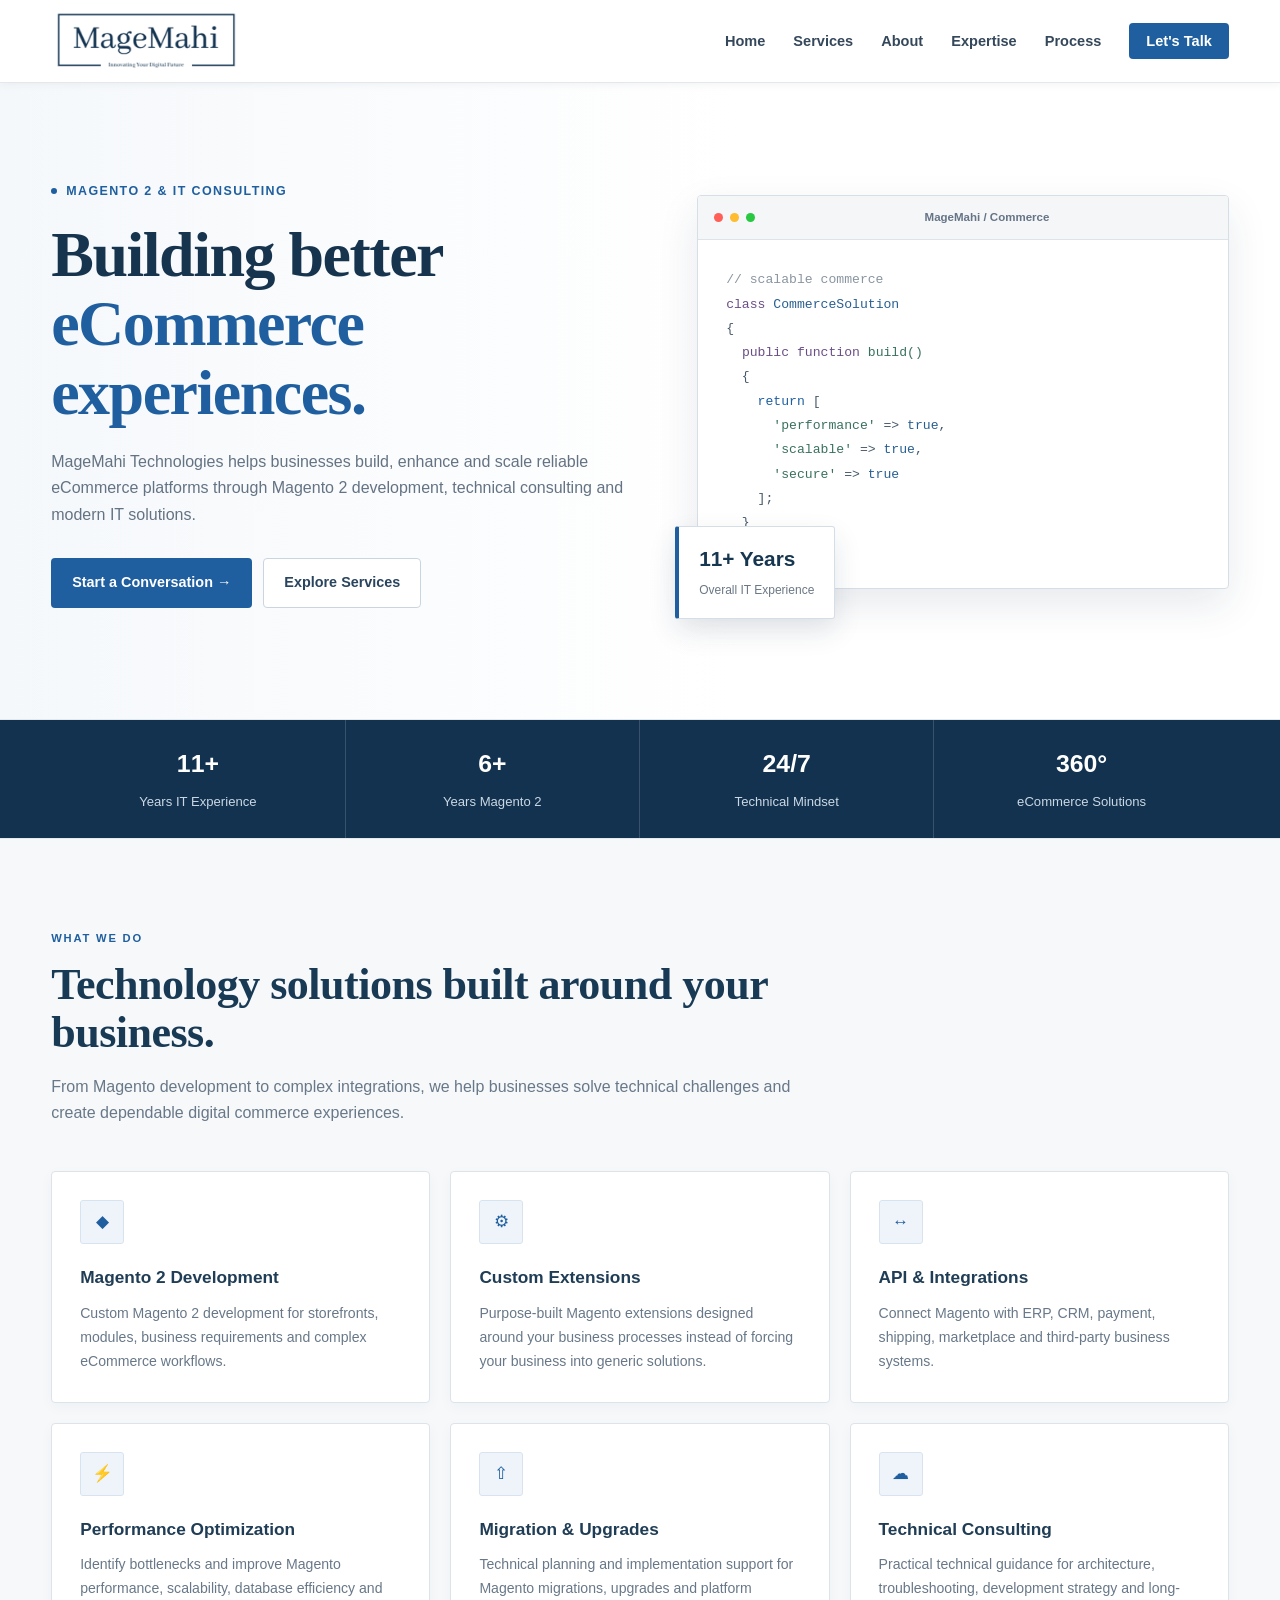
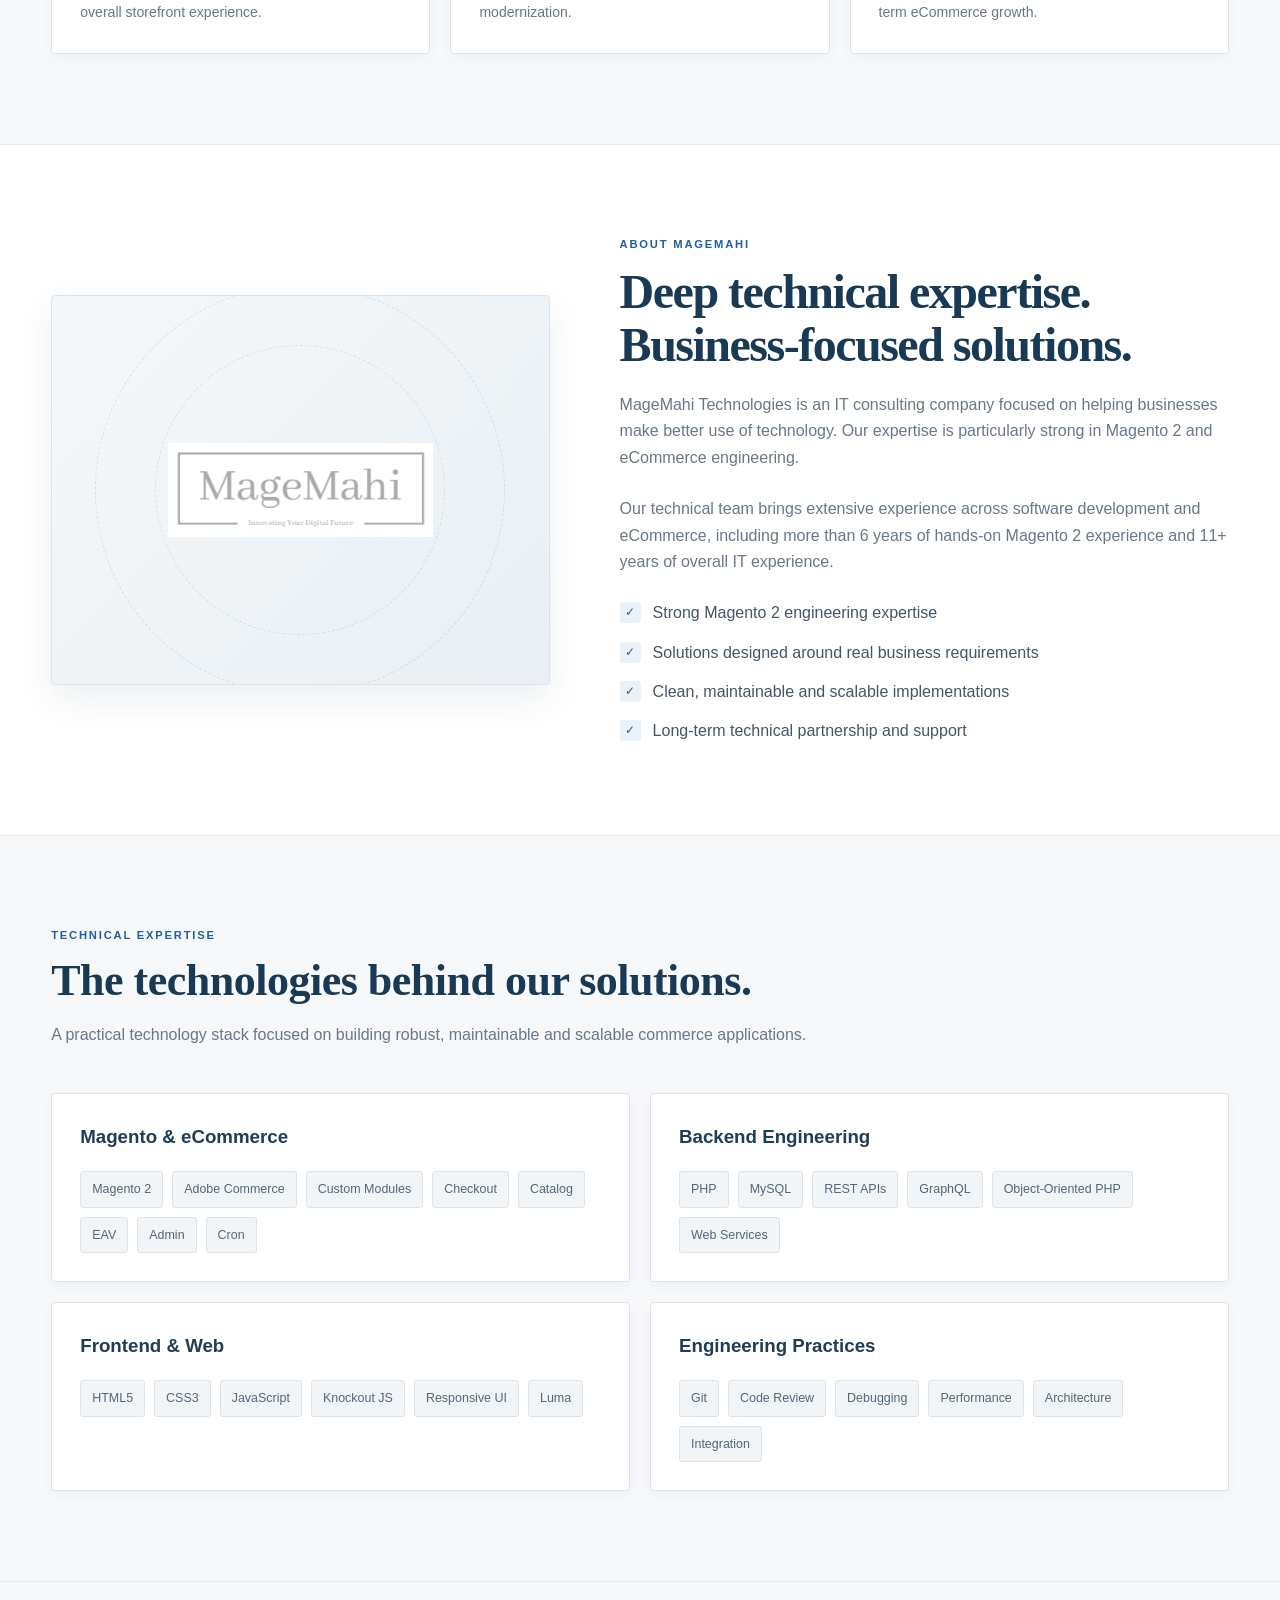
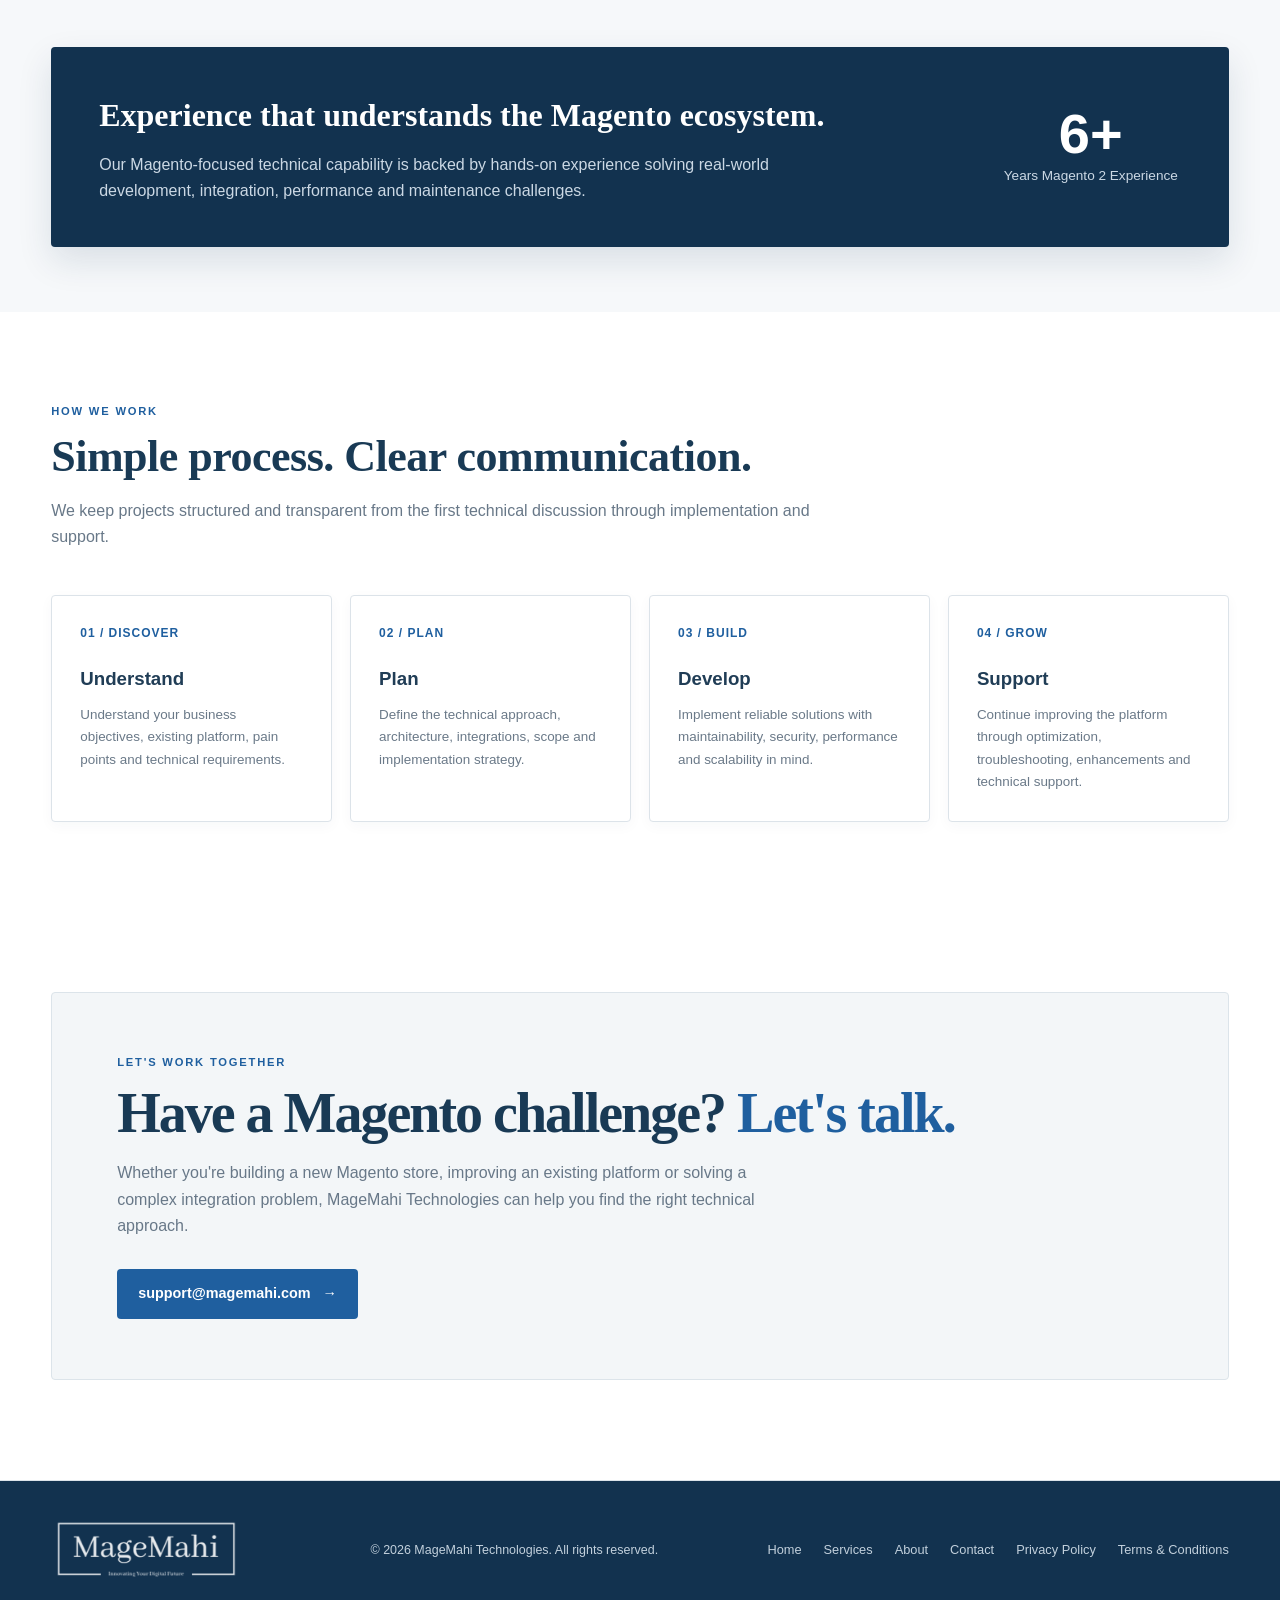
<file: index.html>
<!DOCTYPE html>
<html lang="en">
<head>
    <meta charset="UTF-8">
    <meta name="viewport" content="width=device-width, initial-scale=1.0">
    <meta name="google-site-verification" content="J34Bbhrv7r4Ortz3TWzWQBEIfmcrG42XILihqcvo7Bw" />
    <title>MageMahi Technologies | Magento 2 & IT Consulting</title>
    <meta name="description"
          content="MageMahi Technologies provides Magento 2 development, eCommerce consulting, integrations, performance optimization, migration and IT consulting services.">

    <meta name="theme-color" content="#0b1020">

    <link rel="stylesheet" type="text/css" href="assets/css/home.css">

</head>

<body>

<!-- =========================
     HEADER
     ========================= -->

<header id="header">
    <div class="container nav">

        <a href="#home" class="logo">
            <img src="assets/magemahi-logo-header-navy.png" alt="MageMahi Technologies" class="brand-logo">
        </a>

        <button class="menu-btn" id="menuBtn" aria-label="Open navigation">
            ☰
        </button>

        <ul class="nav-links" id="navLinks">
            <li><a href="#home">Home</a></li>
            <li><a href="#services">Services</a></li>
            <li><a href="#about">About</a></li>
            <li><a href="#expertise">Expertise</a></li>
            <li><a href="#process">Process</a></li>
            <li><a href="#contact" class="nav-cta">Let's Talk</a></li>
        </ul>

    </div>
</header>


<!-- =========================
     HERO
     ========================= -->

<main>

<section class="hero" id="home">
    <div class="container hero-grid">

        <div class="hero-content reveal">

            <div class="eyebrow">
                <span class="eyebrow-dot"></span>
                Magento 2 & IT Consulting
            </div>

            <h1>
                Building better
                <span class="gradient-text">eCommerce experiences.</span>
            </h1>

            <p class="hero-description">
                MageMahi Technologies helps businesses build, enhance and
                scale reliable eCommerce platforms through Magento 2
                development, technical consulting and modern IT solutions.
            </p>

            <div class="hero-buttons">
                <a href="#contact" class="btn btn-primary">
                    Start a Conversation →
                </a>

                <a href="#services" class="btn btn-secondary">
                    Explore Services
                </a>
            </div>

        </div>


        <div class="hero-visual reveal">

            <div class="code-window">

                <div class="window-top">
                    <span class="window-dot dot-red"></span>
                    <span class="window-dot dot-yellow"></span>
                    <span class="window-dot dot-green"></span>
                    <span class="window-title">
                        MageMahi / Commerce
                    </span>
                </div>

                <div class="code">
                    <div>
                        <span class="comment">// scalable commerce</span>
                    </div>
                    <div>
                        <span class="purple">class</span>
                        <span class="blue"> CommerceSolution</span>
                    </div>
                    <div>{</div>
                    <div>&nbsp;&nbsp;<span class="purple">public function</span>
                        <span class="green"> build()</span>
                    </div>
                    <div>&nbsp;&nbsp;{</div>
                    <div>&nbsp;&nbsp;&nbsp;&nbsp;<span class="orange">return</span> [</div>
                    <div>&nbsp;&nbsp;&nbsp;&nbsp;&nbsp;&nbsp;<span class="green">'performance'</span>
                        => <span class="blue">true</span>,</div>
                    <div>&nbsp;&nbsp;&nbsp;&nbsp;&nbsp;&nbsp;<span class="green">'scalable'</span>
                        => <span class="blue">true</span>,</div>
                    <div>&nbsp;&nbsp;&nbsp;&nbsp;&nbsp;&nbsp;<span class="green">'secure'</span>
                        => <span class="blue">true</span></div>
                    <div>&nbsp;&nbsp;&nbsp;&nbsp;];</div>
                    <div>&nbsp;&nbsp;}</div>
                    <div>}</div>
                </div>

            </div>

            <div class="floating-card">
                <strong>11+ Years</strong>
                <span>Overall IT Experience</span>
            </div>

        </div>

    </div>
</section>


<!-- =========================
     STATS
     ========================= -->

<section class="stats">
    <div class="container">

        <div class="stats-grid reveal">

            <div class="stat">
                <strong>11+</strong>
                <span>Years IT Experience</span>
            </div>

            <div class="stat">
                <strong>6+</strong>
                <span>Years Magento 2</span>
            </div>

            <div class="stat">
                <strong>24/7</strong>
                <span>Technical Mindset</span>
            </div>

            <div class="stat">
                <strong>360°</strong>
                <span>eCommerce Solutions</span>
            </div>

        </div>

    </div>
</section>


<!-- =========================
     SERVICES
     ========================= -->

<section class="services" id="services">

    <div class="container">

        <div class="section-header reveal">
            <div class="section-label">What We Do</div>

            <h2>
                Technology solutions built around your business.
            </h2>

            <p>
                From Magento development to complex integrations, we help
                businesses solve technical challenges and create dependable
                digital commerce experiences.
            </p>
        </div>


        <div class="services-grid">

            <article class="service-card reveal">
                <div class="service-icon">◆</div>
                <h3>Magento 2 Development</h3>
                <p>
                    Custom Magento 2 development for storefronts, modules,
                    business requirements and complex eCommerce workflows.
                </p>
            </article>

            <article class="service-card reveal">
                <div class="service-icon">⚙</div>
                <h3>Custom Extensions</h3>
                <p>
                    Purpose-built Magento extensions designed around your
                    business processes instead of forcing your business into
                    generic solutions.
                </p>
            </article>

            <article class="service-card reveal">
                <div class="service-icon">↔</div>
                <h3>API & Integrations</h3>
                <p>
                    Connect Magento with ERP, CRM, payment, shipping,
                    marketplace and third-party business systems.
                </p>
            </article>

            <article class="service-card reveal">
                <div class="service-icon">⚡</div>
                <h3>Performance Optimization</h3>
                <p>
                    Identify bottlenecks and improve Magento performance,
                    scalability, database efficiency and overall storefront
                    experience.
                </p>
            </article>

            <article class="service-card reveal">
                <div class="service-icon">⇧</div>
                <h3>Migration & Upgrades</h3>
                <p>
                    Technical planning and implementation support for Magento
                    migrations, upgrades and platform modernization.
                </p>
            </article>

            <article class="service-card reveal">
                <div class="service-icon">☁</div>
                <h3>Technical Consulting</h3>
                <p>
                    Practical technical guidance for architecture,
                    troubleshooting, development strategy and long-term
                    eCommerce growth.
                </p>
            </article>

        </div>

    </div>

</section>


<!-- =========================
     ABOUT
     ========================= -->

<section id="about">

    <div class="container about-grid">

        <div class="about-visual reveal">

            <div class="orbit"></div>
            <div class="orbit two"></div>

            <img src="[data-uri]" alt="MageMahi Technologies" class="about-logo-image">

        </div>


        <div class="about-content reveal">

            <div class="section-label">About MageMahi</div>

            <h2>
                Deep technical expertise.
                Business-focused solutions.
            </h2>

            <p>
                MageMahi Technologies is an IT consulting company focused
                on helping businesses make better use of technology.
                Our expertise is particularly strong in Magento 2 and
                eCommerce engineering.
            </p>

            <p>
                Our technical team brings extensive experience across
                software development and eCommerce, including more than
                6 years of hands-on Magento 2 experience and 11+ years
                of overall IT experience.
            </p>

            <ul class="check-list">

                <li>
                    <span class="check">✓</span>
                    <span>Strong Magento 2 engineering expertise</span>
                </li>

                <li>
                    <span class="check">✓</span>
                    <span>Solutions designed around real business requirements</span>
                </li>

                <li>
                    <span class="check">✓</span>
                    <span>Clean, maintainable and scalable implementations</span>
                </li>

                <li>
                    <span class="check">✓</span>
                    <span>Long-term technical partnership and support</span>
                </li>

            </ul>

        </div>

    </div>

</section>


<!-- =========================
     EXPERTISE
     ========================= -->

<section id="expertise" class="services">

    <div class="container">

        <div class="section-header reveal">

            <div class="section-label">Technical Expertise</div>

            <h2>
                The technologies behind our solutions.
            </h2>

            <p>
                A practical technology stack focused on building robust,
                maintainable and scalable commerce applications.
            </p>

        </div>


        <div class="expertise-grid">

            <div class="expertise-card reveal">

                <h3>Magento & eCommerce</h3>

                <div class="tags">
                    <span class="tag">Magento 2</span>
                    <span class="tag">Adobe Commerce</span>
                    <span class="tag">Custom Modules</span>
                    <span class="tag">Checkout</span>
                    <span class="tag">Catalog</span>
                    <span class="tag">EAV</span>
                    <span class="tag">Admin</span>
                    <span class="tag">Cron</span>
                </div>

            </div>


            <div class="expertise-card reveal">

                <h3>Backend Engineering</h3>

                <div class="tags">
                    <span class="tag">PHP</span>
                    <span class="tag">MySQL</span>
                    <span class="tag">REST APIs</span>
                    <span class="tag">GraphQL</span>
                    <span class="tag">Object-Oriented PHP</span>
                    <span class="tag">Web Services</span>
                </div>

            </div>


            <div class="expertise-card reveal">

                <h3>Frontend & Web</h3>

                <div class="tags">
                    <span class="tag">HTML5</span>
                    <span class="tag">CSS3</span>
                    <span class="tag">JavaScript</span>
                    <span class="tag">Knockout JS</span>
                    <span class="tag">Responsive UI</span>
                    <span class="tag">Luma</span>
                </div>

            </div>


            <div class="expertise-card reveal">

                <h3>Engineering Practices</h3>

                <div class="tags">
                    <span class="tag">Git</span>
                    <span class="tag">Code Review</span>
                    <span class="tag">Debugging</span>
                    <span class="tag">Performance</span>
                    <span class="tag">Architecture</span>
                    <span class="tag">Integration</span>
                </div>

            </div>

        </div>

    </div>

</section>


<!-- =========================
     EXPERIENCE
     ========================= -->

<section class="experience">

    <div class="container">

        <div class="experience-box reveal">

            <div>
                <h2>Experience that understands the Magento ecosystem.</h2>

                <p>
                    Our Magento-focused technical capability is backed by
                    hands-on experience solving real-world development,
                    integration, performance and maintenance challenges.
                </p>
            </div>

            <div class="experience-number">
                <strong>6+</strong>
                <span>Years Magento 2 Experience</span>
            </div>

        </div>

    </div>

</section>


<!-- =========================
     PROCESS
     ========================= -->

<section id="process">

    <div class="container">

        <div class="section-header reveal">

            <div class="section-label">How We Work</div>

            <h2>
                Simple process. Clear communication.
            </h2>

            <p>
                We keep projects structured and transparent from the first
                technical discussion through implementation and support.
            </p>

        </div>


        <div class="process-grid">

            <div class="process-step reveal">
                <div class="step-number">01 / DISCOVER</div>
                <h3>Understand</h3>
                <p>
                    Understand your business objectives, existing platform,
                    pain points and technical requirements.
                </p>
            </div>

            <div class="process-step reveal">
                <div class="step-number">02 / PLAN</div>
                <h3>Plan</h3>
                <p>
                    Define the technical approach, architecture, integrations,
                    scope and implementation strategy.
                </p>
            </div>

            <div class="process-step reveal">
                <div class="step-number">03 / BUILD</div>
                <h3>Develop</h3>
                <p>
                    Implement reliable solutions with maintainability,
                    security, performance and scalability in mind.
                </p>
            </div>

            <div class="process-step reveal">
                <div class="step-number">04 / GROW</div>
                <h3>Support</h3>
                <p>
                    Continue improving the platform through optimization,
                    troubleshooting, enhancements and technical support.
                </p>
            </div>

        </div>

    </div>

</section>

<section class="cta" id="contact">

    <div class="container">

        <div class="cta-box reveal">

            <div class="section-label">Let's Work Together</div>

            <h2>
                Have a Magento challenge?
                <span class="gradient-text">Let's talk.</span>
            </h2>

            <p>
                Whether you're building a new Magento store, improving an
                existing platform or solving a complex integration problem,
                MageMahi Technologies can help you find the right technical
                approach.
            </p>

            <a href="mailto:support@magemahi.com" class="btn btn-primary">
                support@magemahi.com &nbsp; →
            </a>

        </div>

    </div>

</section>

</main>


<!-- =========================
     FOOTER
     ========================= -->

<footer>

    <div class="container footer-inner">

        <div class="logo">
            <img src="assets/magemahi-logo-footer-white.png" alt="MageMahi Technologies" class="brand-logo footer-logo">
        </div>

        <div class="footer-copy">
            © <span id="year"></span> MageMahi Technologies. All rights reserved.
        </div>

        <div class="footer-links">
            <a href="#home">Home</a>
            <a href="#services">Services</a>
            <a href="#about">About</a>
            <a href="#contact">Contact</a>
            <a href="#privacy-policy" data-legal="privacy-policy">Privacy Policy</a>
            <a href="#terms-conditions" data-legal="terms-conditions">Terms &amp; Conditions</a>
        </div>

    </div>

</footer>

<!-- =========================
     LEGAL MODALS
     ========================= -->

<div class="legal-modal" id="terms-conditions" role="dialog" aria-modal="true" aria-labelledby="terms-title" hidden>
    <div class="legal-box">
        <button class="legal-close" type="button" aria-label="Close">&times;</button>
        <h2 id="terms-title">Terms &amp; Conditions</h2>

        <h3>Terms Of Use</h3>
        <p>Use of this website is governed by the Terms and Conditions set forth. Please read these Terms and Conditions before using this web site. The information and materials provided by MageMahi may be used for informational purposes only. By using, accessing or downloading materials from this web site you agree to follow the terms and provisions as outlined in this legal Terms &amp; Conditions, which apply to all visits to our website, both now and in the future. MageMahi may at any time revise and update the Terms &amp; Conditions. You are encouraged to periodically visit this page to review the most current Terms &amp; Conditions to which you are bound. If you do not agree to these Terms &amp; Conditions of Use, please do not use this web site.</p>

        <h3>Restrictions</h3>
        <p>You may view, download and copy information and materials available on this web site solely for your personal, non-commercial use. You may also use such materials within your organization in connection with the support of MageMahi.</p>

        <h3>Ownership of information and materials</h3>
        <p>The information and any other materials (including white papers, press releases, data sheets, product description) available on or from this web site are the copyrighted works of MageMahi, and any unauthorized use of that information or materials may violate copyright, trademark and other laws. Any rights not expressly granted herein are reserved.</p>

        <h3>Feedback</h3>
        <p>All comments, feedback, information or materials submitted to us shall be considered non-confidential and MageMahi property. By submitting such comments, information, feedback or materials to us, you agree to a non-charge assignment to MageMahi of worldwide rights to use, copy, modify, display and distribute the submission. MageMahi may use such comments, information or materials in any way it chooses in an unrestricted basis.</p>

        <h3>Termination of use</h3>
        <p>MageMahi may, at its sole discretion, terminate or suspend your access to all or part of this website, including, but not limited to any bulletin boards on this site, for any reason, including without limitation, breach of these legal terms.</p>

        <h3>General Provision</h3>
        <p>If any provision of these legal terms is deemed void, unlawful or otherwise unenforceable for any reason, that provision shall be severed from these terms and the remaining provisions of these legal terms shall remain in force.</p>
        <p>If you have any questions or concerns, you can contact us: <a href="mailto:info@magemahi.com">info@magemahi.com</a>.</p>
    </div>
</div>

<div class="legal-modal" id="privacy-policy" role="dialog" aria-modal="true" aria-labelledby="privacy-title" hidden>
    <div class="legal-box">
        <button class="legal-close" type="button" aria-label="Close">&times;</button>
        <h2 id="privacy-title">Privacy Policy</h2>

        <p>MageMahi respects your privacy and is committed to protect the personal information that you share with us. This policy describes how we collect and use your personal information to provide services that you request and on those occasions you choose to provide us with your personal information.</p>

        <h3>Information Collection</h3>
        <p>Personal information means any information that may be used to identify an individual, including, but not limited to, a first and last name, email address, a home, postal or other physical address, title, birth date, gender, occupation, industry, personal interests, and other contact information. When you browse our Website, you do so anonymously, unless you have previously indicated that you wish MageMahi to remember your login and password. We don't automatically collect any personal information, including your email address. We do log your IP address (the Internet address of your computer) to give us an idea of which parts of our website you visit and how long you spend there. But we do not link your IP address to any personal information unless you have voluntarily logged in to our website. Like many other commercial websites, the MageMahi website may use a standard technology called "cookies" to collect information about how you use the site.</p>

        <h3>Notice</h3>
        <p>When personal information is collected, we will inform you at the point of collection the purpose for the collection. MageMahi will not transfer your personal information to third parties without your consent, except under the limited conditions. If you choose to provide us with your personal information, we may only transfer that information, within MageMahi or to MageMahi’s third party service providers with your permission.</p>

        <h3>How We Use Information Collected</h3>
        <p>MageMahi uses information for several general purposes: to fulfill your requests for certain products or services, to personalize your experience on our website, to keep you up to date on the latest services announcements, updates, special offers and other information from us or our business partners, and to better understand your needs and provide you with better services.</p>

        <h3>Data Security</h3>
        <p>Your information will be password-protected for your privacy and security. MageMahi safeguards the security of the data you send us with physical, electronic, and managerial procedures. In certain areas of our websites, MageMahi uses industry-standard SSL-encryption to enhance the security of data transmissions. While we strive to protect your personal information, we cannot ensure the security of the information you transmit to us, and so we urge you to take every precaution to protect your personal data when you are on the Internet. Change your passwords often, use a combination of letters and numbers, and make sure you use a secure browser.</p>

        <h3>Changes to this Privacy Policy</h3>
        <p>MageMahi will amend this policy from time to time. If we make any substantial changes in the way we use your personal information we will make that information available by posting a notice on this site.</p>

        <h3>Questions</h3>
        <p>If you have any questions or concerns, you can contact us: <a href="mailto:support@magemahi.com">support@magemahi.com</a>.</p>
    </div>
</div>


<script>
    /* =========================
       HEADER SCROLL EFFECT
       ========================= */

    const header = document.getElementById("header");

    window.addEventListener("scroll", () => {
        if (window.scrollY > 30) {
            header.classList.add("scrolled");
        } else {
            header.classList.remove("scrolled");
        }
    });


    /* =========================
       MOBILE MENU
       ========================= */

    const menuBtn = document.getElementById("menuBtn");
    const navLinks = document.getElementById("navLinks");

    menuBtn.addEventListener("click", () => {
        navLinks.classList.toggle("open");
    });

    document.querySelectorAll(".nav-links a").forEach(link => {
        link.addEventListener("click", () => {
            navLinks.classList.remove("open");
        });
    });


    /* =========================
       SCROLL REVEAL
       ========================= */

    const revealElements = document.querySelectorAll(".reveal");

    const observer = new IntersectionObserver(
        entries => {
            entries.forEach(entry => {
                if (entry.isIntersecting) {
                    entry.target.classList.add("visible");
                    observer.unobserve(entry.target);
                }
            });
        },
        {
            threshold: 0.12
        }
    );

    revealElements.forEach(element => {
        observer.observe(element);
    });


    /* =========================
       CURRENT YEAR
       ========================= */

    document.getElementById("year").textContent =
        new Date().getFullYear();
    /* =========================
       LEGAL MODALS
       ========================= */

    (function () {
        const modals = document.querySelectorAll(".legal-modal");

        function closeAll() {
            modals.forEach(m => m.hidden = true);
            document.body.style.overflow = "";
            if (location.hash === "#privacy-policy" || location.hash === "#terms-conditions") {
                history.replaceState(null, "", location.pathname + location.search);
            }
        }

        function openModal(id) {
            modals.forEach(m => m.hidden = (m.id !== id));
            const el = document.getElementById(id);
            if (el) {
                el.hidden = false;
                el.querySelector(".legal-box").scrollTop = 0;
                document.body.style.overflow = "hidden";
            }
        }

        document.querySelectorAll("[data-legal]").forEach(link => {
            link.addEventListener("click", e => {
                e.preventDefault();
                openModal(link.dataset.legal);
                history.replaceState(null, "", "#" + link.dataset.legal);
            });
        });

        modals.forEach(m => {
            m.addEventListener("click", e => {
                if (e.target === m || e.target.classList.contains("legal-close")) closeAll();
            });
        });

        document.addEventListener("keydown", e => {
            if (e.key === "Escape") closeAll();
        });

        if (location.hash === "#privacy-policy" || location.hash === "#terms-conditions") {
            openModal(location.hash.slice(1));
        }
    })();
</script>

</body>
</html>
</file>
<file: assets/css/home.css>
:root {
            --bg: #070b16;
            --bg-soft: #0d1324;
            --card: rgba(255, 255, 255, 0.055);
            --card-hover: rgba(255, 255, 255, 0.085);
            --text: #f8fafc;
            --muted: #a7b0c0;
            --orange: #f26322;
            --orange-light: #ff8a4c;
            --blue: #5b8cff;
            --border: rgba(255, 255, 255, 0.10);
            --max-width: 1180px;
            --radius: 18px;
        }

        * {
            margin: 0;
            padding: 0;
            box-sizing: border-box;
        }

        html {
            scroll-behavior: smooth;
        }

        body {
            font-family:
                Inter,
                ui-sans-serif,
                system-ui,
                -apple-system,
                BlinkMacSystemFont,
                "Segoe UI",
                sans-serif;
            background:
                radial-gradient(circle at 85% 10%, rgba(242, 99, 34, .13), transparent 28%),
                radial-gradient(circle at 10% 35%, rgba(91, 140, 255, .10), transparent 30%),
                var(--bg);
            color: var(--text);
            line-height: 1.6;
            overflow-x: hidden;
        }

        a {
            color: inherit;
            text-decoration: none;
        }

        img {
            max-width: 100%;
            display: block;
        }

        .container {
            width: min(92%, var(--max-width));
            margin: auto;
        }

        /* =========================
           HEADER
           ========================= */

        header {
            position: fixed;
            top: 0;
            left: 0;
            width: 100%;
            z-index: 1000;
            transition: .3s ease;
        }

        header.scrolled {
            background: rgba(7, 11, 22, .88);
            backdrop-filter: blur(18px);
            border-bottom: 1px solid var(--border);
        }

        .nav {
            height: 78px;
            display: flex;
            align-items: center;
            justify-content: space-between;
        }

        .logo {
            display: flex;
            align-items: center;
            gap: 11px;
            font-weight: 800;
            font-size: 1.1rem;
            letter-spacing: -.4px;
        }

        .logo-mark {
            width: 40px;
            height: 40px;
            border-radius: 11px;
            background: linear-gradient(135deg, var(--orange), #ff914d);
            display: grid;
            place-items: center;
            color: #fff;
            font-weight: 900;
            box-shadow: 0 8px 25px rgba(242, 99, 34, .28);
        }

        .logo-text span {
            color: var(--orange-light);
        }

        .nav-links {
            display: flex;
            align-items: center;
            gap: 30px;
            list-style: none;
        }

        .nav-links a {
            color: #cbd5e1;
            font-size: .92rem;
            transition: .2s;
        }

        .nav-links a:hover {
            color: #fff;
        }

        .nav-cta {
            padding: 11px 18px;
            background: var(--orange);
            border-radius: 9px;
            color: white !important;
            font-weight: 700;
        }

        .menu-btn {
            display: none;
            border: 0;
            background: transparent;
            color: white;
            font-size: 1.6rem;
            cursor: pointer;
        }

        /* =========================
           HERO
           ========================= */

        .hero {
            min-height: 100vh;
            display: flex;
            align-items: center;
            padding: 140px 0 90px;
            position: relative;
        }

        .hero-grid {
            display: grid;
            grid-template-columns: 1.08fr .92fr;
            gap: 70px;
            align-items: center;
        }

        .eyebrow {
            display: inline-flex;
            align-items: center;
            gap: 9px;
            padding: 7px 12px;
            border: 1px solid rgba(242, 99, 34, .28);
            background: rgba(242, 99, 34, .08);
            border-radius: 999px;
            color: #ffad7c;
            font-size: .78rem;
            font-weight: 700;
            margin-bottom: 24px;
        }

        .eyebrow-dot {
            width: 7px;
            height: 7px;
            border-radius: 50%;
            background: #4ade80;
            box-shadow: 0 0 12px #4ade80;
        }

        .hero h1 {
            font-size: clamp(2.7rem, 6vw, 5rem);
            line-height: 1.02;
            letter-spacing: -3px;
            max-width: 760px;
            margin-bottom: 25px;
        }

        .gradient-text {
            background: linear-gradient(
                90deg,
                #fff 0%,
                #ff9a65 55%,
                #f26322 100%
            );
            -webkit-background-clip: text;
            background-clip: text;
            color: transparent;
        }

        .hero-description {
            max-width: 650px;
            color: var(--muted);
            font-size: 1.08rem;
            margin-bottom: 34px;
        }

        .hero-buttons {
            display: flex;
            gap: 14px;
            flex-wrap: wrap;
        }

        .btn {
            display: inline-flex;
            align-items: center;
            justify-content: center;
            gap: 9px;
            padding: 14px 21px;
            border-radius: 10px;
            font-weight: 750;
            font-size: .94rem;
            transition: .25s ease;
            border: 1px solid transparent;
        }

        .btn-primary {
            background: var(--orange);
            color: #fff;
            box-shadow: 0 10px 30px rgba(242, 99, 34, .2);
        }

        .btn-primary:hover {
            transform: translateY(-2px);
            background: #ff7130;
            box-shadow: 0 15px 35px rgba(242, 99, 34, .28);
        }

        .btn-secondary {
            border-color: var(--border);
            background: rgba(255, 255, 255, .035);
            color: #e2e8f0;
        }

        .btn-secondary:hover {
            background: rgba(255, 255, 255, .08);
            transform: translateY(-2px);
        }

        /* Hero visual */

        .hero-visual {
            position: relative;
        }

        .code-window {
            position: relative;
            border: 1px solid var(--border);
            border-radius: 20px;
            background:
                linear-gradient(145deg, rgba(255,255,255,.08), rgba(255,255,255,.025));
            box-shadow:
                0 35px 90px rgba(0,0,0,.38),
                inset 0 1px 0 rgba(255,255,255,.06);
            overflow: hidden;
            transform: perspective(1000px) rotateY(-4deg) rotateX(2deg);
        }

        .window-top {
            padding: 14px 17px;
            border-bottom: 1px solid var(--border);
            display: flex;
            align-items: center;
            gap: 7px;
        }

        .window-dot {
            width: 9px;
            height: 9px;
            border-radius: 50%;
        }

        .dot-red { background: #ff5f57; }
        .dot-yellow { background: #febc2e; }
        .dot-green { background: #28c840; }

        .window-title {
            margin-left: auto;
            margin-right: auto;
            color: #64748b;
            font-size: .7rem;
        }

        .code {
            padding: 28px;
            font-family: "SFMono-Regular", Consolas, monospace;
            font-size: .82rem;
            line-height: 1.9;
            color: #cbd5e1;
        }

        .code .orange { color: #ff8b50; }
        .code .blue { color: #72a1ff; }
        .code .green { color: #63d9a2; }
        .code .purple { color: #c49cff; }
        .code .comment { color: #64748b; }

        .floating-card {
            position: absolute;
            bottom: -28px;
            left: -35px;
            padding: 17px 20px;
            background: #111827;
            border: 1px solid var(--border);
            border-radius: 14px;
            box-shadow: 0 20px 45px rgba(0,0,0,.35);
        }

        .floating-card strong {
            display: block;
            font-size: 1.3rem;
        }

        .floating-card span {
            color: var(--muted);
            font-size: .75rem;
        }

        /* =========================
           STATS
           ========================= */

        .stats {
            padding: 10px 0 80px;
        }

        .stats-grid {
            display: grid;
            grid-template-columns: repeat(4, 1fr);
            border: 1px solid var(--border);
            border-radius: var(--radius);
            overflow: hidden;
            background: rgba(255,255,255,.025);
        }

        .stat {
            padding: 28px;
            text-align: center;
            border-right: 1px solid var(--border);
        }

        .stat:last-child {
            border-right: 0;
        }

        .stat strong {
            display: block;
            color: #fff;
            font-size: 1.7rem;
            margin-bottom: 3px;
        }

        .stat span {
            color: var(--muted);
            font-size: .82rem;
        }

        /* =========================
           GENERAL SECTIONS
           ========================= */

        section {
            padding: 105px 0;
        }

        .section-header {
            max-width: 700px;
            margin-bottom: 55px;
        }

        .section-label {
            color: var(--orange-light);
            text-transform: uppercase;
            font-size: .74rem;
            letter-spacing: 2px;
            font-weight: 800;
            margin-bottom: 13px;
        }

        .section-header h2 {
            font-size: clamp(2rem, 4vw, 3rem);
            line-height: 1.1;
            letter-spacing: -1.5px;
            margin-bottom: 16px;
        }

        .section-header p {
            color: var(--muted);
        }

        /* =========================
           SERVICES
           ========================= */

        .services {
            background: rgba(255,255,255,.018);
            border-top: 1px solid rgba(255,255,255,.04);
            border-bottom: 1px solid rgba(255,255,255,.04);
        }

        .services-grid {
            display: grid;
            grid-template-columns: repeat(3, 1fr);
            gap: 17px;
        }

        .service-card {
            padding: 30px;
            border: 1px solid var(--border);
            background: var(--card);
            border-radius: var(--radius);
            transition: .3s ease;
        }

        .service-card:hover {
            transform: translateY(-6px);
            background: var(--card-hover);
            border-color: rgba(242,99,34,.3);
        }

        .service-icon {
            width: 48px;
            height: 48px;
            display: grid;
            place-items: center;
            border-radius: 13px;
            background: rgba(242,99,34,.1);
            border: 1px solid rgba(242,99,34,.18);
            color: #ff925b;
            font-size: 1.3rem;
            margin-bottom: 22px;
        }

        .service-card h3 {
            font-size: 1.08rem;
            margin-bottom: 10px;
        }

        .service-card p {
            color: var(--muted);
            font-size: .88rem;
            line-height: 1.7;
        }

        /* =========================
           ABOUT
           ========================= */

        .about-grid {
            display: grid;
            grid-template-columns: .9fr 1.1fr;
            gap: 75px;
            align-items: center;
        }

        .about-visual {
            min-height: 410px;
            border-radius: 25px;
            border: 1px solid var(--border);
            background:
                radial-gradient(circle at 50% 40%, rgba(242,99,34,.18), transparent 30%),
                linear-gradient(145deg, #111827, #090d19);
            position: relative;
            overflow: hidden;
            display: grid;
            place-items: center;
        }

        .about-logo {
            width: 150px;
            height: 150px;
            border-radius: 35px;
            background: linear-gradient(135deg, var(--orange), #ff9d65);
            display: grid;
            place-items: center;
            font-size: 3.8rem;
            font-weight: 900;
            box-shadow:
                0 30px 70px rgba(242,99,34,.3),
                0 0 0 15px rgba(242,99,34,.04);
        }

        .orbit {
            position: absolute;
            width: 290px;
            height: 290px;
            border: 1px dashed rgba(255,255,255,.12);
            border-radius: 50%;
        }

        .orbit.two {
            width: 410px;
            height: 410px;
        }

        .about-content h2 {
            font-size: clamp(2rem, 4vw, 3rem);
            line-height: 1.1;
            margin-bottom: 20px;
            letter-spacing: -1.5px;
        }

        .about-content > p {
            color: var(--muted);
            margin-bottom: 25px;
        }

        .check-list {
            list-style: none;
            display: grid;
            gap: 12px;
        }

        .check-list li {
            display: flex;
            gap: 12px;
            align-items: flex-start;
            color: #dbe3ef;
        }

        .check {
            flex: 0 0 auto;
            width: 21px;
            height: 21px;
            display: grid;
            place-items: center;
            border-radius: 50%;
            background: rgba(74,222,128,.12);
            color: #4ade80;
            font-size: .72rem;
            margin-top: 2px;
        }

        /* =========================
           EXPERTISE
           ========================= */

        .expertise-grid {
            display: grid;
            grid-template-columns: 1fr 1fr;
            gap: 20px;
        }

        .expertise-card {
            padding: 30px;
            border: 1px solid var(--border);
            border-radius: var(--radius);
            background: linear-gradient(
                135deg,
                rgba(255,255,255,.055),
                rgba(255,255,255,.018)
            );
        }

        .expertise-card h3 {
            margin-bottom: 18px;
        }

        .tags {
            display: flex;
            flex-wrap: wrap;
            gap: 9px;
        }

        .tag {
            padding: 8px 12px;
            border-radius: 8px;
            background: rgba(255,255,255,.055);
            border: 1px solid rgba(255,255,255,.08);
            color: #cbd5e1;
            font-size: .78rem;
        }

        /* =========================
           EXPERIENCE BANNER
           ========================= */

        .experience {
            padding: 70px 0;
        }

        .experience-box {
            border-radius: 25px;
            padding: 50px;
            background:
                linear-gradient(110deg, rgba(242,99,34,.18), rgba(91,140,255,.10)),
                #101727;
            border: 1px solid rgba(255,255,255,.1);
            display: flex;
            justify-content: space-between;
            gap: 40px;
            align-items: center;
        }

        .experience-box h2 {
            font-size: 2rem;
            margin-bottom: 10px;
        }

        .experience-box p {
            color: var(--muted);
            max-width: 670px;
        }

        .experience-number {
            text-align: center;
            min-width: 180px;
        }

        .experience-number strong {
            display: block;
            font-size: 3.5rem;
            line-height: 1;
            color: var(--orange-light);
        }

        .experience-number span {
            color: #cbd5e1;
            font-size: .85rem;
        }

        /* =========================
           PROCESS
           ========================= */

        .process-grid {
            display: grid;
            grid-template-columns: repeat(4, 1fr);
            gap: 18px;
        }

        .process-step {
            position: relative;
            padding: 30px 25px;
            border: 1px solid var(--border);
            border-radius: var(--radius);
            background: var(--card);
        }

        .step-number {
            color: var(--orange);
            font-size: .75rem;
            font-weight: 900;
            letter-spacing: 1px;
            margin-bottom: 20px;
        }

        .process-step h3 {
            margin-bottom: 9px;
        }

        .process-step p {
            color: var(--muted);
            font-size: .84rem;
        }

        /* =========================
           CTA
           ========================= */

        .cta {
            padding: 80px 0 110px;
        }

        .cta-box {
            text-align: center;
            padding: 80px 30px;
            border-radius: 28px;
            background:
                radial-gradient(circle at 50% 0%, rgba(242,99,34,.22), transparent 45%),
                #0e1525;
            border: 1px solid var(--border);
        }

        .cta-box h2 {
            font-size: clamp(2.2rem, 5vw, 3.5rem);
            line-height: 1.05;
            letter-spacing: -2px;
            margin-bottom: 17px;
        }

        .cta-box p {
            max-width: 650px;
            margin: auto auto 30px;
            color: var(--muted);
        }

        /* =========================
           FOOTER
           ========================= */

        footer {
            border-top: 1px solid var(--border);
            padding: 35px 0;
        }

        .footer-inner {
            display: flex;
            align-items: center;
            justify-content: space-between;
            gap: 25px;
        }

        .footer-copy {
            color: #64748b;
            font-size: .78rem;
        }

        .footer-links {
            display: flex;
            gap: 22px;
            color: #94a3b8;
            font-size: .8rem;
        }

        .footer-links a:hover {
            color: white;
        }

        /* =========================
           ANIMATIONS
           ========================= */

        .reveal {
            opacity: 0;
            transform: translateY(25px);
            transition: opacity .7s ease, transform .7s ease;
        }

        .reveal.visible {
            opacity: 1;
            transform: translateY(0);
        }

        /* =========================
           RESPONSIVE
           ========================= */

        @media (max-width: 900px) {
            .hero-grid,
            .about-grid {
                grid-template-columns: 1fr;
            }

            .hero {
                padding-top: 125px;
            }

            .hero-visual {
                max-width: 700px;
                margin: auto;
            }

            .services-grid {
                grid-template-columns: repeat(2, 1fr);
            }

            .process-grid {
                grid-template-columns: repeat(2, 1fr);
            }

            .stats-grid {
                grid-template-columns: repeat(2, 1fr);
            }

            .stat:nth-child(2) {
                border-right: 0;
            }

            .stat:nth-child(-n+2) {
                border-bottom: 1px solid var(--border);
            }

            .experience-box {
                flex-direction: column;
                align-items: flex-start;
            }
        }

        @media (max-width: 700px) {
            .nav-links {
                position: absolute;
                top: 78px;
                left: 4%;
                right: 4%;
                display: none;
                flex-direction: column;
                align-items: stretch;
                padding: 18px;
                background: rgba(10,15,28,.97);
                border: 1px solid var(--border);
                border-radius: 14px;
                gap: 4px;
            }

            .nav-links.open {
                display: flex;
            }

            .nav-links a {
                display: block;
                padding: 12px;
            }

            .menu-btn {
                display: block;
            }

            .nav-cta {
                text-align: center;
                margin-top: 5px;
            }

            .hero h1 {
                letter-spacing: -2px;
            }

            .services-grid,
            .expertise-grid,
            .process-grid {
                grid-template-columns: 1fr;
            }

            .stats-grid {
                grid-template-columns: 1fr 1fr;
            }

            .stat {
                padding: 22px 12px;
            }

            .stat strong {
                font-size: 1.35rem;
            }

            .floating-card {
                left: 10px;
                bottom: -25px;
            }

            .code {
                font-size: .7rem;
                padding: 20px;
            }

            .experience-box {
                padding: 35px 25px;
            }

            .footer-inner {
                flex-direction: column;
                text-align: center;
            }

            .footer-links {
                flex-wrap: wrap;
                justify-content: center;
            }
        }

        /* =========================================================
           MAGE MAHI — LOGO-DRIVEN VISUAL THEME
           Based on the supplied monochrome grey logo.
           ========================================================= */

        :root {
            --bg: #f7f7f5;
            --bg-soft: #ffffff;
            --card: rgba(255, 255, 255, 0.92);
            --card-hover: #ffffff;
            --text: #242424;
            --muted: #6f6f6f;
            --orange: #777777;
            --orange-light: #5d5d5d;
            --blue: #858585;
            --border: rgba(35, 35, 35, 0.11);
            --max-width: 1180px;
            --radius: 16px;
        }

        body {
            background:
                radial-gradient(circle at 88% 5%, rgba(170,170,170,.12), transparent 25%),
                radial-gradient(circle at 8% 34%, rgba(210,210,210,.18), transparent 28%),
                var(--bg);
            color: var(--text);
        }

        header.scrolled {
            background: rgba(247,247,245,.92);
            border-bottom: 1px solid var(--border);
            box-shadow: 0 8px 30px rgba(0,0,0,.04);
        }

        .nav {
            height: 88px;
        }

        .logo {
            display: flex;
            align-items: center;
            width: 205px;
        }

        .brand-logo {
            width: 188px;
            height: auto;
            display: block;
        }

        .logo-mark,
        .logo-text {
            display: none !important;
        }

        .nav-links a {
            color: #555;
            font-weight: 600;
        }

        .nav-links a:hover {
            color: #111;
        }

        .nav-cta {
            background: #333 !important;
            color: #fff !important;
            border-radius: 7px;
            padding: 11px 18px;
        }

        .menu-btn {
            color: #333;
        }

        .hero {
            padding-top: 155px;
        }

        .eyebrow {
            border-color: rgba(100,100,100,.22);
            background: rgba(255,255,255,.65);
            color: #666;
        }

        .eyebrow-dot {
            background: #888;
            box-shadow: 0 0 10px rgba(120,120,120,.35);
        }

        .hero h1 {
            color: #222;
        }

        .gradient-text {
            background: linear-gradient(90deg, #444 0%, #777 55%, #aaa 100%);
            -webkit-background-clip: text;
            background-clip: text;
            color: transparent;
        }

        .hero-description,
        .section-header p,
        .service-card p,
        .about-content > p,
        .experience-box p,
        .cta-box p {
            color: #6d6d6d;
        }

        .btn-primary {
            background: #333;
            color: #fff;
            box-shadow: 0 10px 25px rgba(0,0,0,.12);
        }

        .btn-primary:hover {
            background: #111;
            box-shadow: 0 15px 30px rgba(0,0,0,.16);
        }

        .btn-secondary {
            border-color: rgba(35,35,35,.16);
            background: #fff;
            color: #333;
        }

        .btn-secondary:hover {
            background: #f0f0ee;
        }

        .code-window {
            border-color: rgba(35,35,35,.12);
            background:
                linear-gradient(145deg, rgba(255,255,255,.98), rgba(242,242,240,.94));
            box-shadow:
                0 35px 80px rgba(0,0,0,.10),
                inset 0 1px 0 rgba(255,255,255,.9);
        }

        .window-top {
            border-bottom-color: rgba(35,35,35,.09);
        }

        .window-title {
            color: #888;
        }

        .code {
            color: #4d4d4d;
        }

        .code .orange { color: #555; }
        .code .blue { color: #777; }
        .code .green { color: #666; }
        .code .purple { color: #444; }
        .code .comment { color: #999; }

        .floating-card {
            background: #fff;
            border-color: rgba(35,35,35,.11);
            box-shadow: 0 20px 45px rgba(0,0,0,.10);
        }

        .floating-card span {
            color: #777;
        }

        .stats-grid {
            border-color: var(--border);
            background: rgba(255,255,255,.75);
            box-shadow: 0 10px 35px rgba(0,0,0,.035);
        }

        .stat {
            border-right-color: var(--border);
        }

        .stat strong {
            color: #333;
        }

        .stat span {
            color: #777;
        }

        .services {
            background: rgba(255,255,255,.58);
            border-top-color: rgba(35,35,35,.055);
            border-bottom-color: rgba(35,35,35,.055);
        }

        .section-label {
            color: #777;
        }

        .service-card,
        .expertise-card,
        .process-step {
            background: rgba(255,255,255,.88);
            border-color: rgba(35,35,35,.10);
            box-shadow: 0 8px 25px rgba(0,0,0,.025);
        }

        .service-card:hover {
            background: #fff;
            border-color: rgba(70,70,70,.24);
            box-shadow: 0 16px 35px rgba(0,0,0,.07);
        }

        .service-icon {
            background: #f1f1ef;
            border-color: rgba(50,50,50,.10);
            color: #555;
        }

        .about-visual {
            min-height: 410px;
            background:
                radial-gradient(circle at 50% 40%, rgba(170,170,170,.18), transparent 32%),
                linear-gradient(145deg, #ffffff, #eeeeec);
            border-color: rgba(35,35,35,.10);
            box-shadow: 0 20px 50px rgba(0,0,0,.06);
        }

        .orbit {
            border-color: rgba(80,80,80,.13);
        }

        .about-logo-image {
            width: min(260px, 65%);
            height: auto;
            position: relative;
            z-index: 2;
        }

        .about-logo {
            background: transparent;
            box-shadow: none;
        }

        .check-list li {
            color: #4d4d4d;
        }

        .check {
            background: #eeeeec;
            color: #555;
        }

        .tag {
            background: #f1f1ef;
            border-color: rgba(35,35,35,.08);
            color: #555;
        }

        .experience-box {
            background:
                linear-gradient(110deg, rgba(170,170,170,.15), rgba(255,255,255,.8)),
                #f4f4f2;
            border-color: rgba(35,35,35,.10);
            box-shadow: 0 15px 45px rgba(0,0,0,.045);
        }

        .experience-number strong {
            color: #555;
        }

        .experience-number span {
            color: #666;
        }

        .step-number {
            color: #666;
        }

        .cta-box {
            background:
                radial-gradient(circle at 50% 0%, rgba(170,170,170,.18), transparent 45%),
                #f1f1ef;
            border-color: rgba(35,35,35,.10);
            box-shadow: 0 15px 45px rgba(0,0,0,.045);
        }

        footer {
            border-top-color: rgba(35,35,35,.10);
            background: #f4f4f2;
        }

        .footer-copy {
            color: #888;
        }

        .footer-links {
            color: #777;
        }

        .footer-links a:hover {
            color: #222;
        }

        @media (max-width: 700px) {
            .nav {
                height: 76px;
            }

            .logo {
                width: 165px;
            }

            .brand-logo {
                width: 155px;
            }

            .nav-links {
                top: 76px;
                background: rgba(255,255,255,.98);
                border-color: rgba(35,35,35,.11);
                box-shadow: 0 18px 35px rgba(0,0,0,.08);
            }
        }


        /* =========================================================
           CLASSIC IT COMPANY CORPORATE THEME
           ========================================================= */

        :root {
            --bg: #ffffff;
            --bg-soft: #f5f7fa;
            --card: #ffffff;
            --card-hover: #ffffff;
            --text: #1b2a3a;
            --muted: #667384;
            --orange: #1f5f9f;
            --orange-light: #2f73b7;
            --blue: #1f5f9f;
            --navy: #12324f;
            --border: #dfe5eb;
            --max-width: 1180px;
            --radius: 5px;
        }

        html {
            scroll-behavior: smooth;
        }

        body {
            font-family:
                Arial,
                Helvetica,
                "Segoe UI",
                sans-serif;
            background: #fff;
            color: var(--text);
            line-height: 1.65;
        }

        header {
            position: fixed;
            top: 0;
            left: 0;
            width: 100%;
            z-index: 1000;
            background: rgba(255,255,255,.98);
            border-bottom: 1px solid #e4e8ed;
            box-shadow: 0 2px 8px rgba(17,39,58,.05);
        }

        header.scrolled {
            background: rgba(255,255,255,.99);
            backdrop-filter: none;
            border-bottom: 1px solid #d8dfe6;
            box-shadow: 0 2px 10px rgba(17,39,58,.07);
        }

        .nav {
            height: 82px;
        }

        .logo {
            display: flex;
            align-items: center;
            width: 210px;
        }

        .brand-logo {
            width: 190px;
            height: auto;
            display: block;
        }

        .logo-mark,
        .logo-text {
            display: none !important;
        }

        .nav-links {
            gap: 28px;
        }

        .nav-links a {
            color: #35485b;
            font-size: .91rem;
            font-weight: 600;
        }

        .nav-links a:hover {
            color: #1f5f9f;
        }

        .nav-cta {
            background: #1f5f9f !important;
            color: #fff !important;
            border-radius: 4px;
            padding: 10px 17px;
            font-weight: 700;
        }

        .nav-cta:hover {
            background: #174a7e !important;
        }

        .hero {
            min-height: 720px;
            padding: 155px 0 90px;
            background:
                linear-gradient(90deg, #f5f8fb 0%, #ffffff 58%),
                #fff;
            border-bottom: 1px solid #e3e8ed;
        }

        .hero-grid {
            grid-template-columns: 1.04fr .96fr;
            gap: 70px;
        }

        .eyebrow {
            border: 0;
            padding: 0;
            background: transparent;
            border-radius: 0;
            color: #1f5f9f;
            font-size: .78rem;
            letter-spacing: 1.4px;
            text-transform: uppercase;
            font-weight: 800;
            margin-bottom: 18px;
        }

        .eyebrow-dot {
            width: 6px;
            height: 6px;
            background: #1f5f9f;
            box-shadow: none;
        }

        .hero h1 {
            font-family: Georgia, "Times New Roman", serif;
            color: #16344e;
            font-size: clamp(2.55rem, 5vw, 4.35rem);
            line-height: 1.08;
            letter-spacing: -1.5px;
            margin-bottom: 22px;
        }

        .gradient-text {
            background: none;
            color: #1f5f9f;
            -webkit-text-fill-color: #1f5f9f;
        }

        .hero-description {
            max-width: 650px;
            color: #647383;
            font-size: 1rem;
            margin-bottom: 30px;
        }

        .hero-buttons {
            gap: 11px;
        }

        .btn {
            border-radius: 4px;
            padding: 12px 20px;
            font-size: .9rem;
            transition: .2s ease;
        }

        .btn-primary {
            background: #1f5f9f;
            box-shadow: none;
        }

        .btn-primary:hover {
            background: #174a7e;
            transform: translateY(-1px);
            box-shadow: 0 5px 14px rgba(31,95,159,.18);
        }

        .btn-secondary {
            border: 1px solid #cbd5df;
            background: #fff;
            color: #29445e;
        }

        .btn-secondary:hover {
            background: #f5f8fb;
            transform: none;
        }

        /* Traditional IT dashboard / technology panel */
        .hero-visual {
            padding: 8px 0;
        }

        .code-window {
            border: 1px solid #d6dfe8;
            border-radius: 4px;
            background: #fff;
            box-shadow: 0 16px 40px rgba(25,52,77,.10);
            transform: none;
        }

        .window-top {
            padding: 12px 16px;
            background: #f4f6f8;
            border-bottom: 1px solid #dce3e9;
        }

        .window-title {
            color: #657486;
            font-size: .72rem;
            font-weight: 600;
        }

        .code {
            padding: 28px;
            color: #46596b;
            line-height: 1.85;
        }

        .code .orange { color: #1f5f9f; }
        .code .blue { color: #285f91; }
        .code .green { color: #39715e; }
        .code .purple { color: #6a4e86; }
        .code .comment { color: #8995a1; }

        .floating-card {
            left: -22px;
            bottom: -22px;
            padding: 15px 20px;
            background: #fff;
            border: 1px solid #d5dee7;
            border-left: 4px solid #1f5f9f;
            border-radius: 3px;
            box-shadow: 0 12px 28px rgba(25,52,77,.12);
        }

        .floating-card strong {
            color: #173751;
        }

        .floating-card span {
            color: #6b7886;
        }

        .stats {
            padding: 0;
            background: #12324f;
        }

        .stats-grid {
            border: 0;
            border-radius: 0;
            background: transparent;
            box-shadow: none;
        }

        .stat {
            padding: 24px 20px;
            border-right: 1px solid rgba(255,255,255,.16);
        }

        .stat:last-child {
            border-right: 0;
        }

        .stat strong {
            color: #fff;
            font-size: 1.55rem;
        }

        .stat span {
            color: #cbd8e4;
        }

        section {
            padding: 90px 0;
        }

        .section-header {
            max-width: 760px;
            margin-bottom: 45px;
        }

        .section-label {
            color: #1f5f9f;
            letter-spacing: 1.8px;
            font-size: .7rem;
        }

        .section-header h2,
        .about-content h2,
        .experience-box h2,
        .cta-box h2 {
            font-family: Georgia, "Times New Roman", serif;
            color: #193a55;
        }

        .section-header h2 {
            font-size: clamp(2rem, 3.5vw, 2.75rem);
            letter-spacing: -.5px;
        }

        .services {
            background: #f6f8fa;
            border-top: 1px solid #e4e9ee;
            border-bottom: 1px solid #e4e9ee;
        }

        .services-grid {
            gap: 20px;
        }

        .service-card,
        .expertise-card,
        .process-step {
            padding: 28px;
            border: 1px solid #dce3e9;
            background: #fff;
            border-radius: 4px;
            box-shadow: 0 4px 14px rgba(30,55,77,.035);
        }

        .service-card:hover {
            transform: translateY(-3px);
            border-color: #b9cad9;
            box-shadow: 0 10px 25px rgba(30,55,77,.08);
        }

        .service-icon {
            width: 44px;
            height: 44px;
            border-radius: 3px;
            background: #eef4f9;
            border: 1px solid #d7e4ef;
            color: #1f5f9f;
            font-size: 1.05rem;
            margin-bottom: 19px;
        }

        .service-card h3,
        .expertise-card h3,
        .process-step h3 {
            color: #203d56;
        }

        .service-card p,
        .section-header p,
        .about-content > p,
        .experience-box p,
        .cta-box p {
            color: #687888;
        }

        #about {
            background: #fff;
        }

        .about-grid {
            gap: 70px;
        }

        .about-visual {
            min-height: 390px;
            border-radius: 4px;
            border: 1px solid #dce3e9;
            background:
                linear-gradient(135deg, #f5f8fa, #e9eff4);
            box-shadow: 0 14px 35px rgba(30,55,77,.08);
        }

        .orbit {
            border-color: rgba(31,95,159,.14);
        }

        .about-logo-image {
            width: min(265px, 68%);
        }

        .check-list {
            gap: 13px;
        }

        .check-list li {
            color: #435668;
        }

        .check {
            background: #eaf2f8;
            color: #1f5f9f;
            border-radius: 3px;
        }

        .expertise-grid {
            gap: 20px;
        }

        .expertise-card {
            background: #fff;
        }

        .tag {
            padding: 7px 11px;
            border-radius: 3px;
            background: #f1f5f8;
            border: 1px solid #dce4ea;
            color: #536779;
        }

        .experience {
            padding: 65px 0;
            background: #f6f8fa;
        }

        .experience-box {
            border-radius: 4px;
            padding: 42px 48px;
            background: #12324f;
            border: 0;
            box-shadow: 0 14px 35px rgba(18,50,79,.12);
        }

        .experience-box h2 {
            color: #fff;
        }

        .experience-box p {
            color: #cbd8e4;
        }

        .experience-number strong {
            color: #fff;
        }

        .experience-number span {
            color: #cbd8e4;
        }

        .process-step {
            background: #fff;
        }

        .step-number {
            color: #1f5f9f;
        }

        .process-step p {
            color: #6a7988;
        }

        .cta {
            padding: 80px 0 100px;
            background: #fff;
        }

        .cta-box {
            text-align: left;
            padding: 60px 65px;
            border-radius: 4px;
            background: #f3f6f8;
            border: 1px solid #dce4ea;
            box-shadow: none;
        }

        .cta-box p {
            margin-left: 0;
        }

        footer {
            border-top: 1px solid #dce3e9;
            padding: 35px 0;
            background: #12324f;
        }

        .footer-copy,
        .footer-links {
            color: #c2d0dc;
        }

        .footer-links a:hover {
            color: #fff;
        }

        .footer-inner .brand-logo {
            filter: brightness(0) invert(1);
            opacity: .9;
        }

        @media (max-width: 900px) {
            .hero {
                min-height: auto;
                padding-top: 130px;
            }

            .hero-grid {
                gap: 45px;
            }

            .experience-box {
                padding: 38px 32px;
            }
        }

        @media (max-width: 700px) {
            .nav {
                height: 76px;
            }

            .logo {
                width: 165px;
            }

            .brand-logo {
                width: 155px;
            }

            .nav-links {
                top: 76px;
                background: #fff;
                border: 1px solid #dce3e9;
                border-radius: 3px;
                box-shadow: 0 10px 25px rgba(20,45,65,.10);
            }

            .nav-links a {
                color: #35485b;
            }

            .hero {
                padding-top: 125px;
            }

            .hero h1 {
                letter-spacing: -1px;
            }

            .floating-card {
                left: 10px;
            }

            .cta-box {
                padding: 42px 28px;
            }

            .footer-inner {
                gap: 18px;
            }
        }

    </style>

    <style>
        /* Footer logo: transparent white version, no filter */
        .footer-inner .brand-logo.footer-logo {
            filter: none;
            opacity: 1;
            width: 170px;
            height: auto;
        }

        .footer-links {
            flex-wrap: wrap;
            justify-content: flex-end;
        }

        .footer-links a {
            color: inherit;
            text-decoration: none;
        }

        .footer-links a:hover {
            color: #fff;
        }

        @media (max-width: 900px) {
            .footer-inner {
                flex-direction: column;
                align-items: flex-start;
            }

            .footer-links {
                justify-content: flex-start;
            }
        }

        /* Legal modals */
        .legal-modal {
            position: fixed;
            inset: 0;
            z-index: 2000;
            display: flex;
            align-items: center;
            justify-content: center;
            padding: 20px;
            background: rgba(10, 25, 40, .65);
        }

        .legal-modal[hidden] {
            display: none;
        }

        .legal-box {
            position: relative;
            width: 100%;
            max-width: 820px;
            max-height: 85vh;
            overflow-y: auto;
            padding: 40px 44px;
            background: #fff;
            color: #1b2a3a;
            border-radius: 6px;
            box-shadow: 0 25px 70px rgba(0, 0, 0, .35);
            line-height: 1.7;
        }

        .legal-box h2 {
            margin: 0 0 18px;
            font-size: 1.7rem;
            color: #12324f;
        }

        .legal-box h3 {
            margin: 24px 0 8px;
            font-size: 1.05rem;
            color: #12324f;
        }

        .legal-box p {
            margin: 0 0 10px;
            font-size: .92rem;
            color: #4a5b6c;
        }

        .legal-box a {
            color: #1f5f9f;
        }

        .legal-close {
            position: absolute;
            top: 12px;
            right: 16px;
            border: 0;
            background: none;
            font-size: 2rem;
            line-height: 1;
            cursor: pointer;
            color: #667384;
        }

        .legal-close:hover {
            color: #12324f;
        }

        @media (max-width: 700px) {
            .legal-box {
                padding: 30px 22px;
            }
        }
</file>
